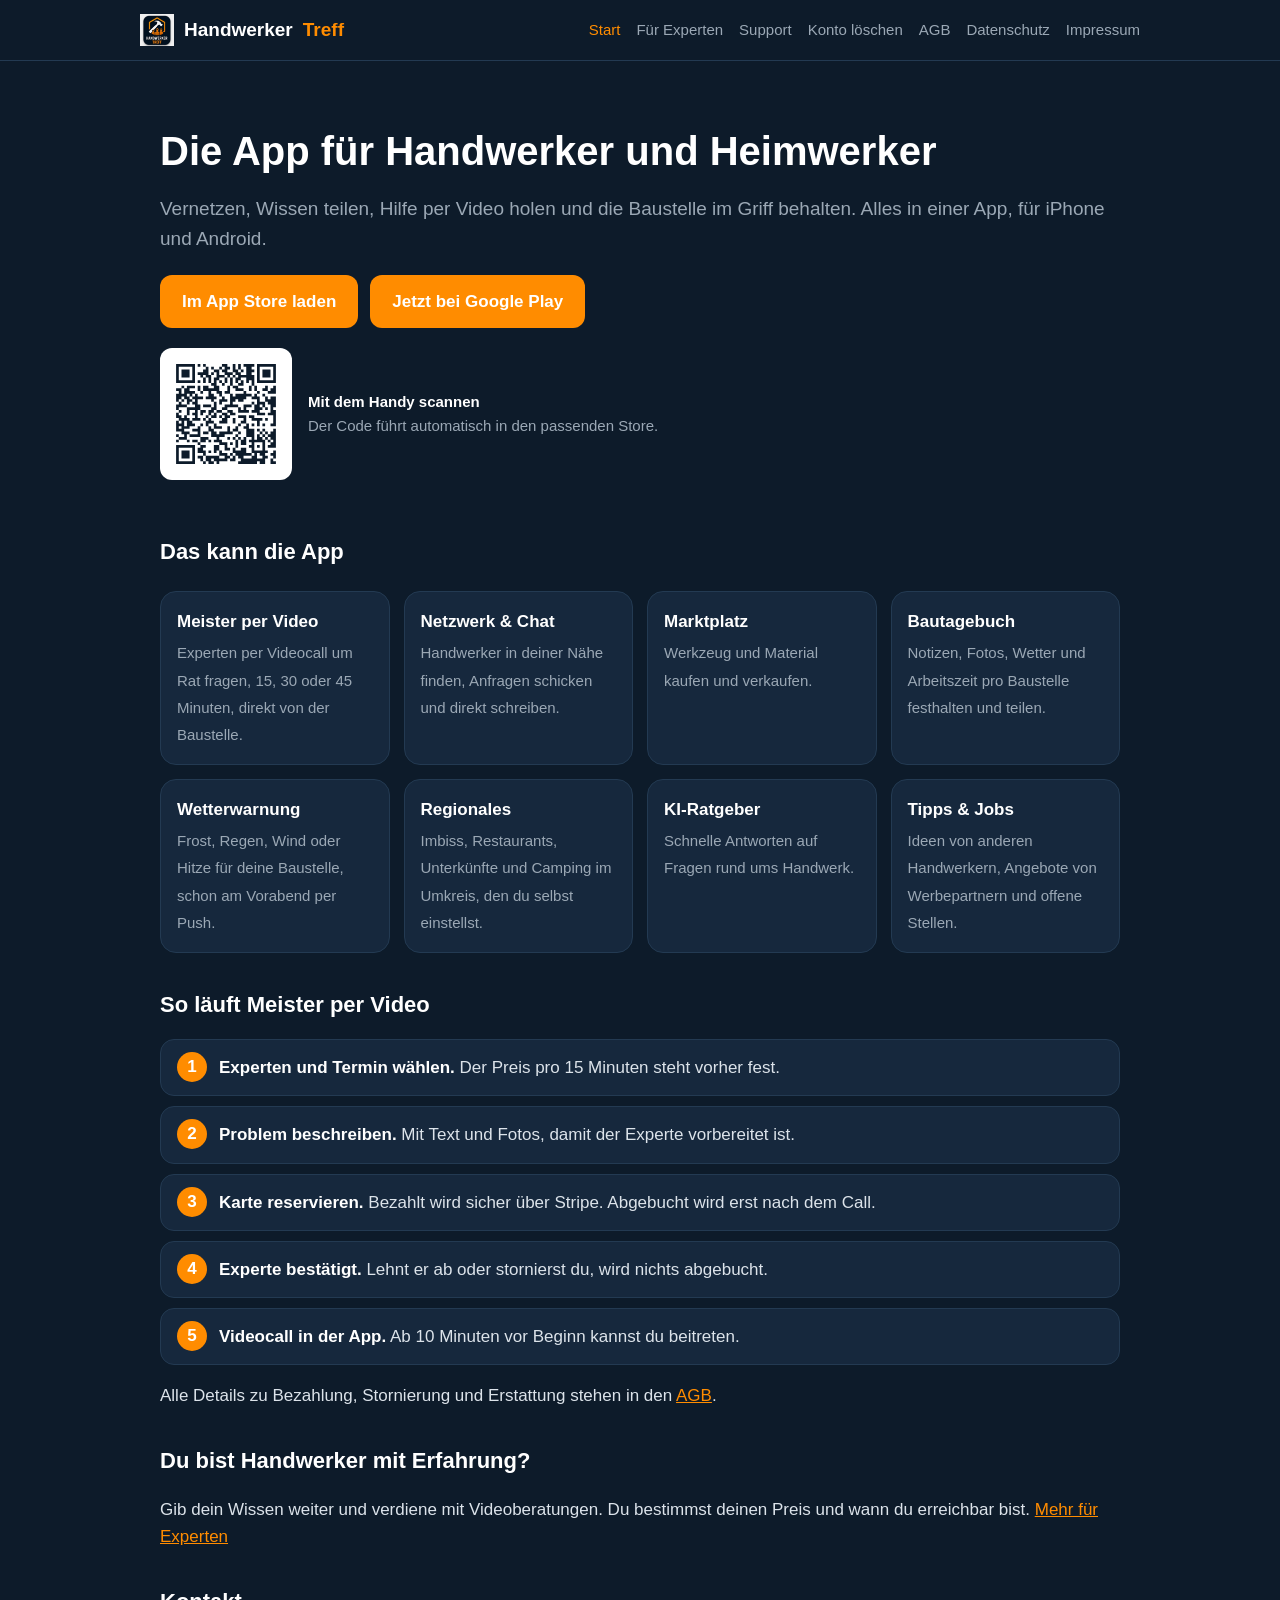
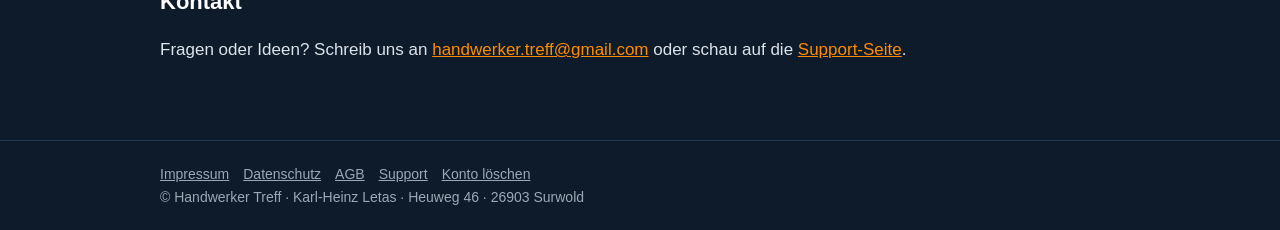
<file: index.html>
<!DOCTYPE html>
<html lang="de"><head><meta charset="utf-8"><meta name="viewport" content="width=device-width, initial-scale=1">
<title>Handwerker Treff – Die App für Handwerker</title><meta name="description" content="Handwerker Treff: Netzwerk, Marktplatz, Beratung per Video, Bautagebuch, Wetterwarnung und Regionales für Handwerker und Heimwerker."><link rel="icon" href="favicon.png"><link rel="stylesheet" href="style.css?v=2"></head>
<body><header class="site"><div class="wrap"><a class="brand" href="index.html"><img src="logo.png" alt="" width="34" height="32"> Handwerker <span>Treff</span></a><nav aria-label="Hauptnavigation"><a href="index.html" aria-current="page">Start</a><a href="experten.html">Für Experten</a><a href="support.html">Support</a><a href="konto-loeschen.html">Konto löschen</a><a href="agb.html">AGB</a><a href="datenschutz.html">Datenschutz</a><a href="impressum.html">Impressum</a></nav></div></header>
<main><div class="wrap">

<div class="hero">
<h1>Die App für Handwerker und Heimwerker</h1>
<p class="lead">Vernetzen, Wissen teilen, Hilfe per Video holen und die Baustelle im Griff behalten. Alles in einer App, für iPhone und Android.</p>
<div class="btns">
<a class="btn" href="https://apps.apple.com/de/app/handwerker-treff/id6821555339">Im App Store laden</a>
<a class="btn" href="https://play.google.com/store/apps/details?id=de.handwerkertreffapp.app">Jetzt bei Google Play</a>
</div>
<div class="qr"><img src="qr-app.svg" alt="QR-Code zum Herunterladen der App" width="132" height="132"><p><b>Mit dem Handy scannen</b><br>Der Code führt automatisch in den passenden Store.</p></div>
</div>

<h2>Das kann die App</h2>
<div class="grid">
<div class="card"><b>Meister per Video</b><span>Experten per Videocall um Rat fragen, 15, 30 oder 45 Minuten, direkt von der Baustelle.</span></div>
<div class="card"><b>Netzwerk &amp; Chat</b><span>Handwerker in deiner Nähe finden, Anfragen schicken und direkt schreiben.</span></div>
<div class="card"><b>Marktplatz</b><span>Werkzeug und Material kaufen und verkaufen.</span></div>
<div class="card"><b>Bautagebuch</b><span>Notizen, Fotos, Wetter und Arbeitszeit pro Baustelle festhalten und teilen.</span></div>
<div class="card"><b>Wetterwarnung</b><span>Frost, Regen, Wind oder Hitze für deine Baustelle, schon am Vorabend per Push.</span></div>
<div class="card"><b>Regionales</b><span>Imbiss, Restaurants, Unterkünfte und Camping im Umkreis, den du selbst einstellst.</span></div>
<div class="card"><b>KI-Ratgeber</b><span>Schnelle Antworten auf Fragen rund ums Handwerk.</span></div>
<div class="card"><b>Tipps &amp; Jobs</b><span>Ideen von anderen Handwerkern, Angebote von Werbepartnern und offene Stellen.</span></div>
</div>

<h2>So läuft Meister per Video</h2>
<ol class="steps">
<li><b>Experten und Termin wählen.</b> Der Preis pro 15 Minuten steht vorher fest.</li>
<li><b>Problem beschreiben.</b> Mit Text und Fotos, damit der Experte vorbereitet ist.</li>
<li><b>Karte reservieren.</b> Bezahlt wird sicher über Stripe. Abgebucht wird erst nach dem Call.</li>
<li><b>Experte bestätigt.</b> Lehnt er ab oder stornierst du, wird nichts abgebucht.</li>
<li><b>Videocall in der App.</b> Ab 10 Minuten vor Beginn kannst du beitreten.</li>
</ol>
<p>Alle Details zu Bezahlung, Stornierung und Erstattung stehen in den <a href="agb.html">AGB</a>.</p>

<h2>Du bist Handwerker mit Erfahrung?</h2>
<p>Gib dein Wissen weiter und verdiene mit Videoberatungen. Du bestimmst deinen Preis und wann du erreichbar bist. <a href="experten.html">Mehr für Experten</a></p>

<h2>Kontakt</h2>
<p>Fragen oder Ideen? Schreib uns an <a href="mailto:handwerker.treff@gmail.com">handwerker.treff@gmail.com</a> oder schau auf die <a href="support.html">Support-Seite</a>.</p>

</div></main>
<footer><div class="wrap"><a href="impressum.html">Impressum</a><a href="datenschutz.html">Datenschutz</a><a href="agb.html">AGB</a><a href="support.html">Support</a><a href="konto-loeschen.html">Konto löschen</a><br>&copy; Handwerker Treff &middot; Karl-Heinz Letas &middot; Heuweg 46 &middot; 26903 Surwold</div></footer></body></html>
</file>
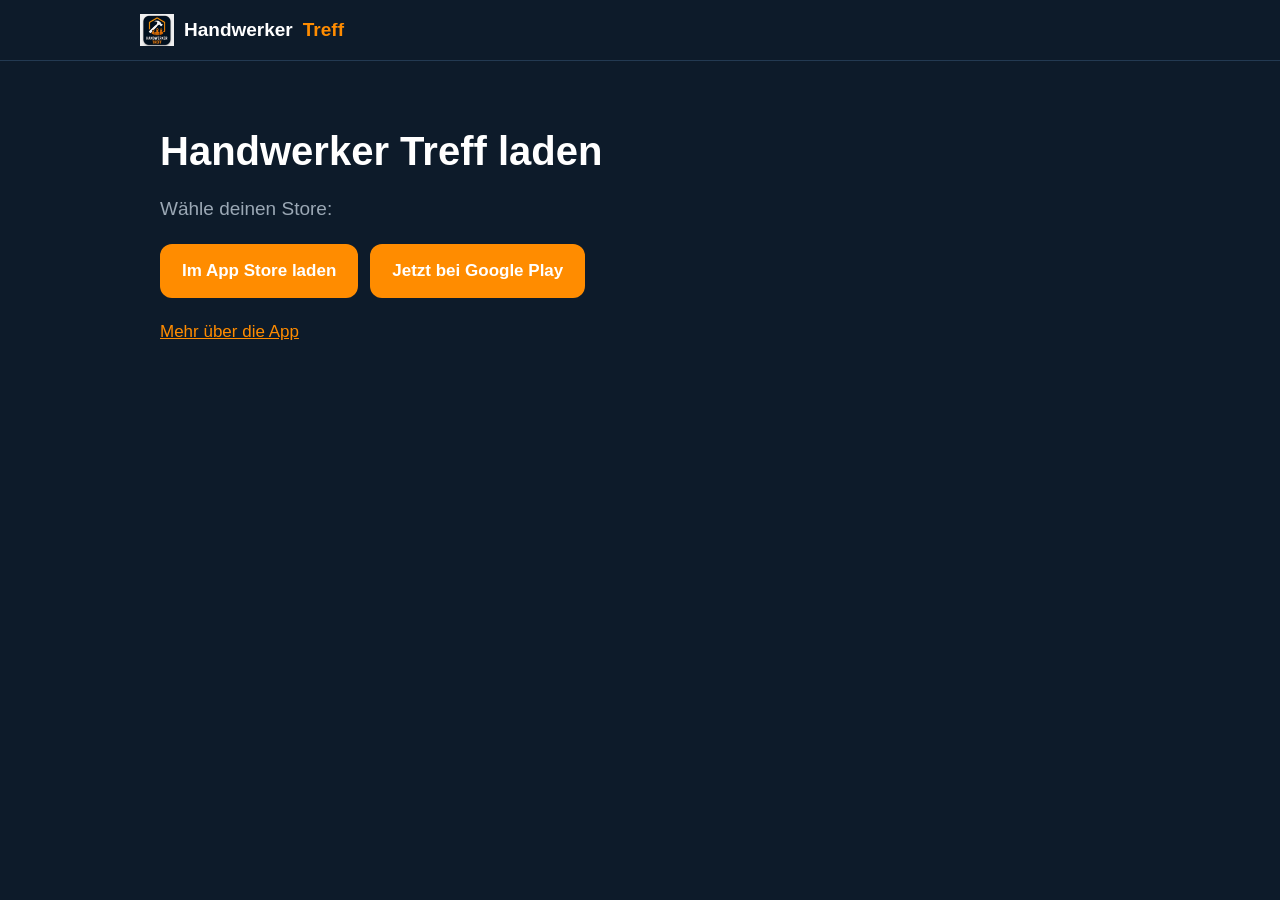
<file: app/index.html>
<!DOCTYPE html>
<html lang="de"><head><meta charset="utf-8"><meta name="viewport" content="width=device-width, initial-scale=1">
<title>Handwerker Treff – App laden</title><meta name="robots" content="noindex"><link rel="icon" href="../favicon.png"><link rel="stylesheet" href="../style.css?v=2">
<script>
// Leitet je nach Handy in den passenden Store weiter (Ziel des QR-Codes).
// APP_STORE: sobald die iOS-App in DE verfügbar ist, Link eintragen, z. B. "https://apps.apple.com/de/app/id1234567890"
var APP_STORE = "https://apps.apple.com/de/app/handwerker-treff/id6821555339";
var PLAY_STORE = "https://play.google.com/store/apps/details?id=de.handwerkertreffapp.app";
var ua = navigator.userAgent || "";
var isIOS = /iPhone|iPad|iPod/i.test(ua) || (navigator.platform === "MacIntel" && navigator.maxTouchPoints > 1);
if (/Android/i.test(ua)) location.replace(PLAY_STORE);
else if (isIOS && APP_STORE) location.replace(APP_STORE);
</script></head>
<body><header class="site"><div class="wrap"><a class="brand" href="../index.html"><img src="../logo.png" alt="" width="34" height="32"> Handwerker <span>Treff</span></a></div></header>
<main><div class="wrap"><div class="hero">
<h1>Handwerker Treff laden</h1>
<p class="lead">Wähle deinen Store:</p>
<div class="btns">
<span class="btn off" id="ios">Bald im App Store</span>
<a class="btn" href="https://play.google.com/store/apps/details?id=de.handwerkertreffapp.app">Jetzt bei Google Play</a>
</div>
<p><a href="../index.html">Mehr über die App</a></p>
</div></div></main>
<script>if (APP_STORE) { var e = document.getElementById("ios"); var a = document.createElement("a"); a.className = "btn"; a.href = APP_STORE; a.textContent = "Im App Store laden"; e.replaceWith(a); }</script>
</body></html>
</file>
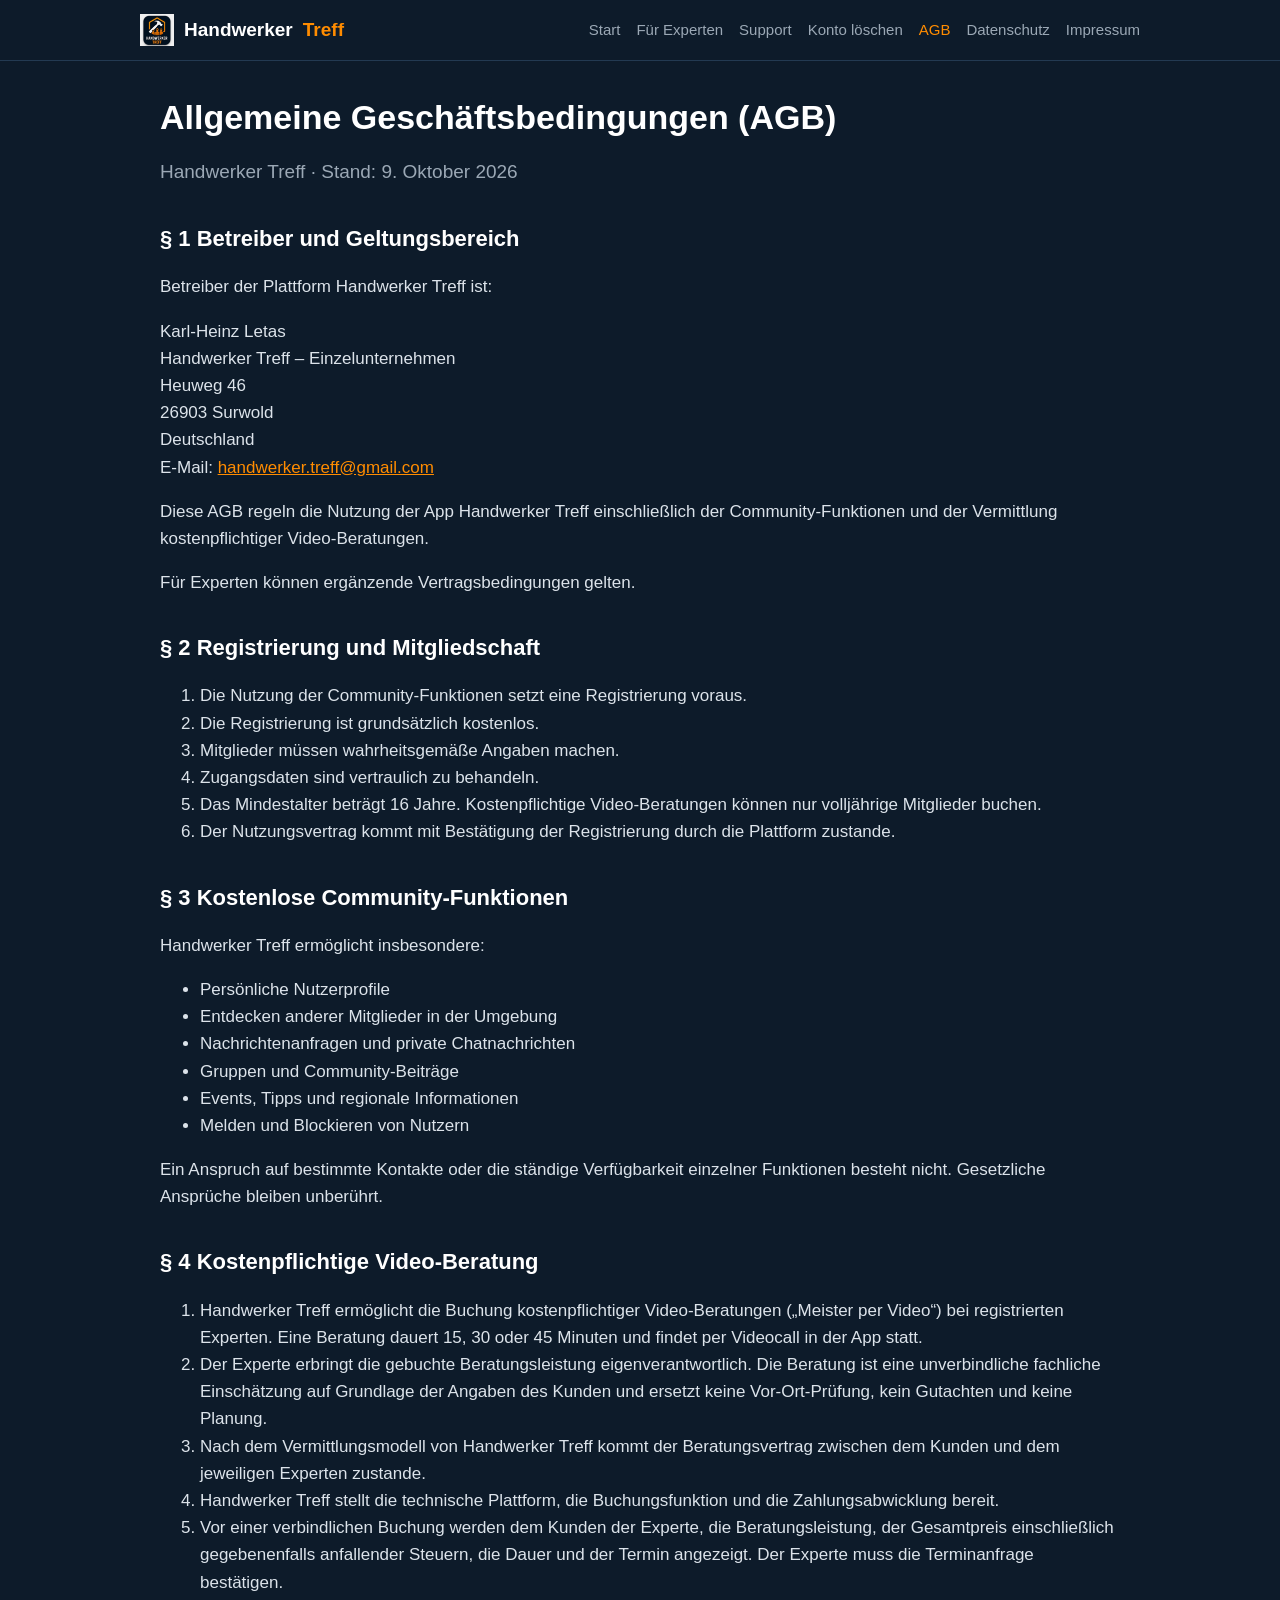
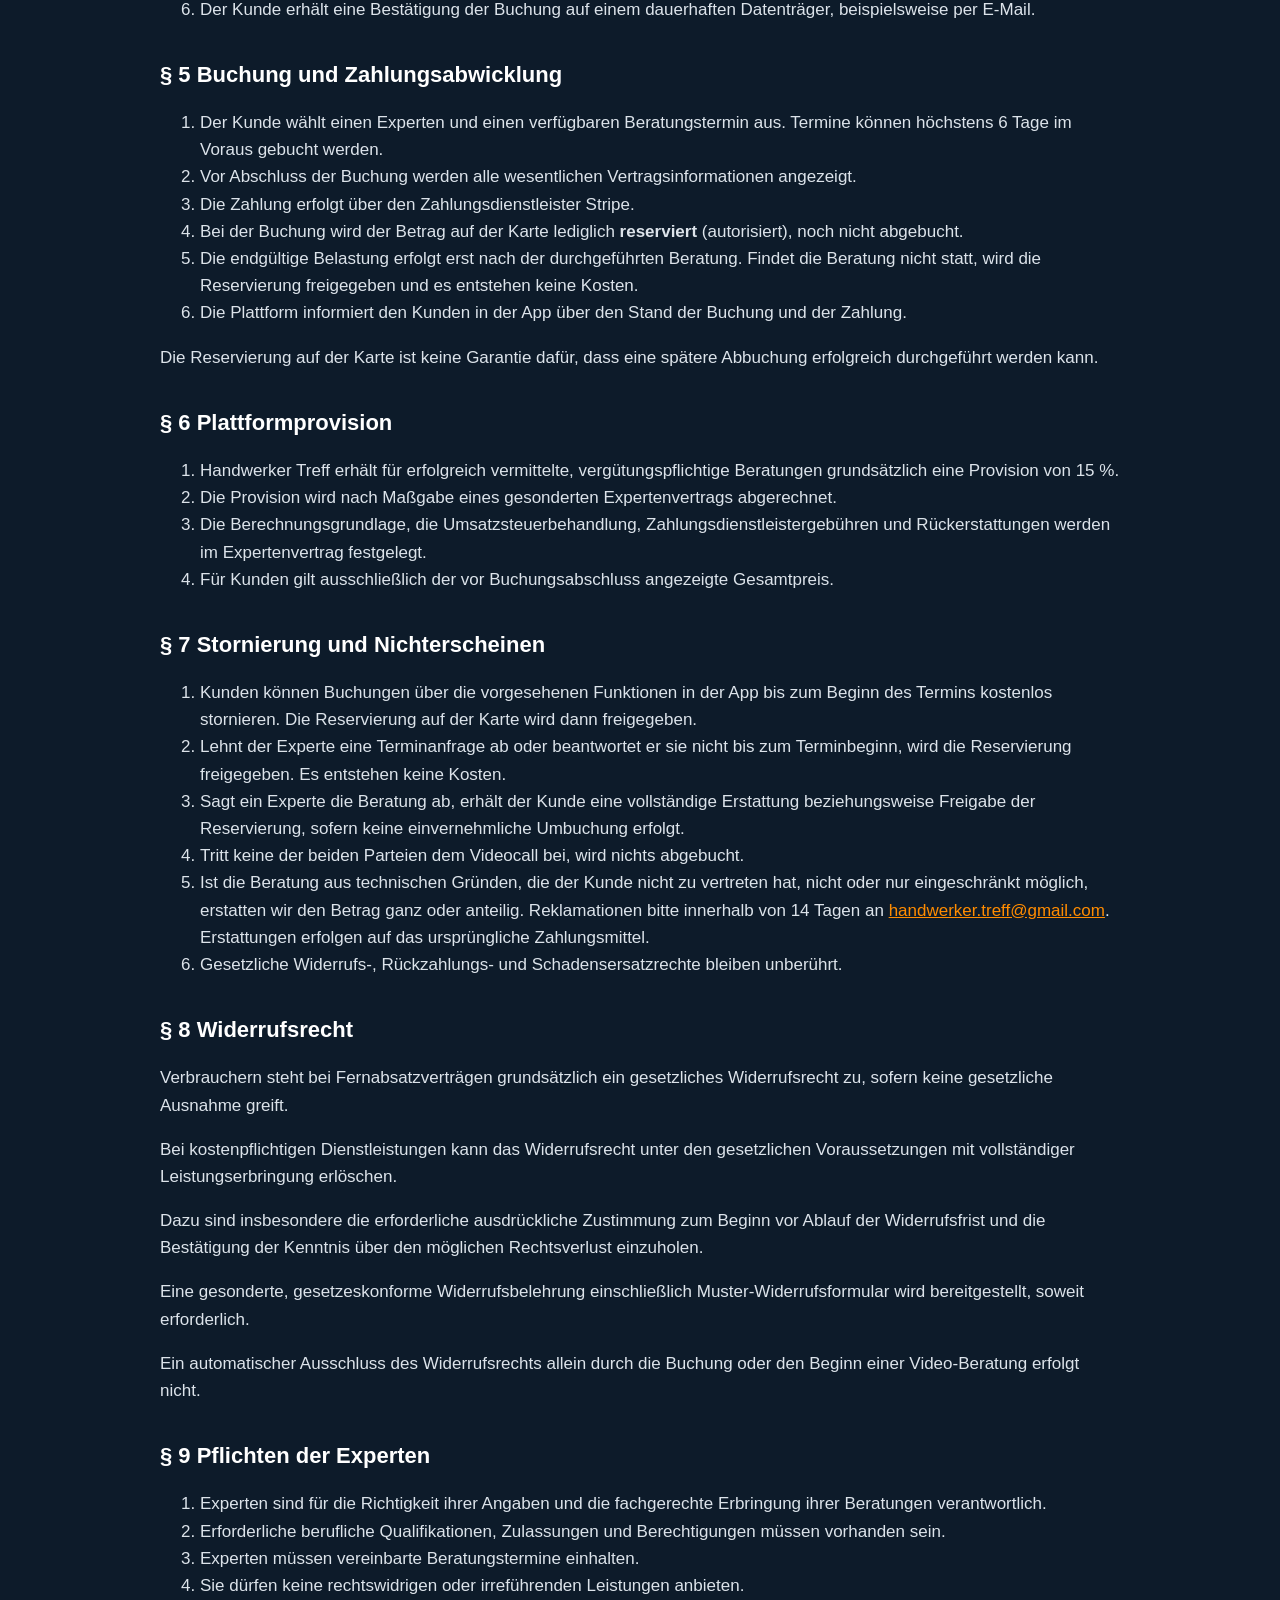
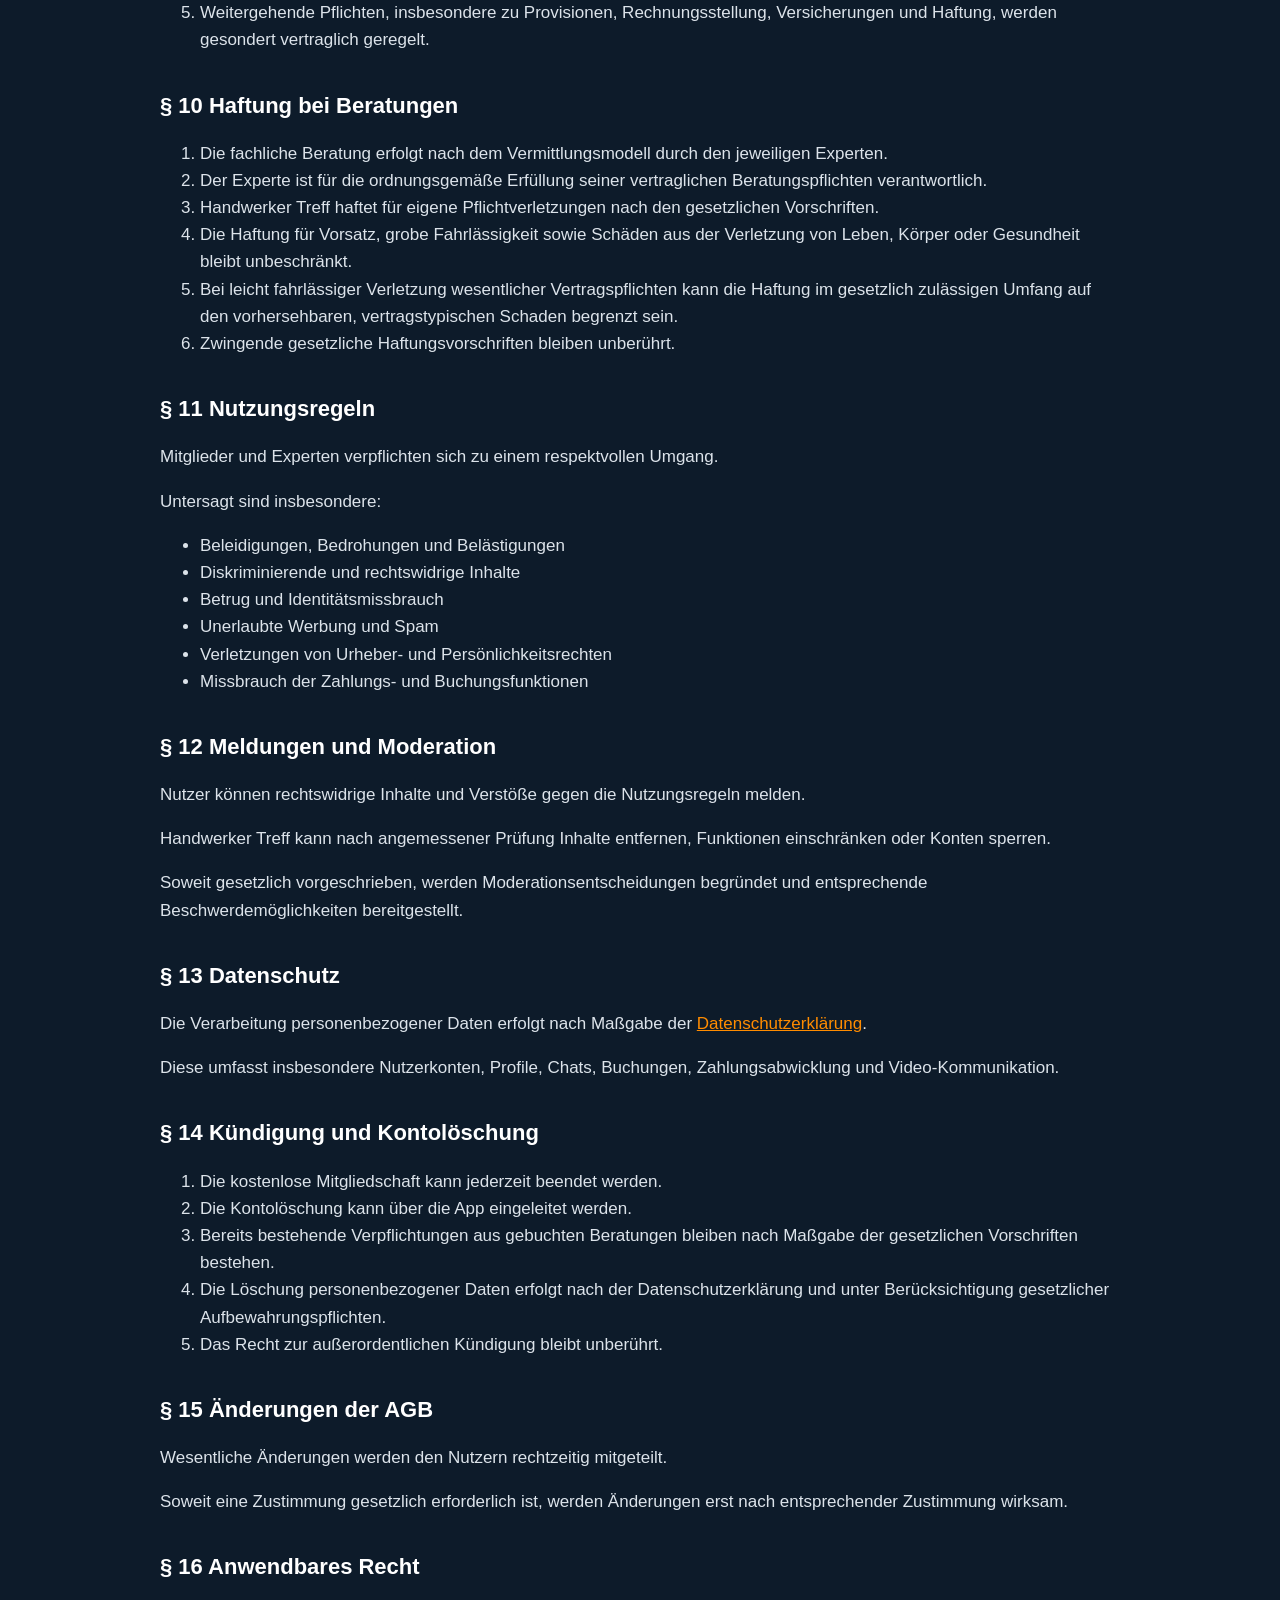
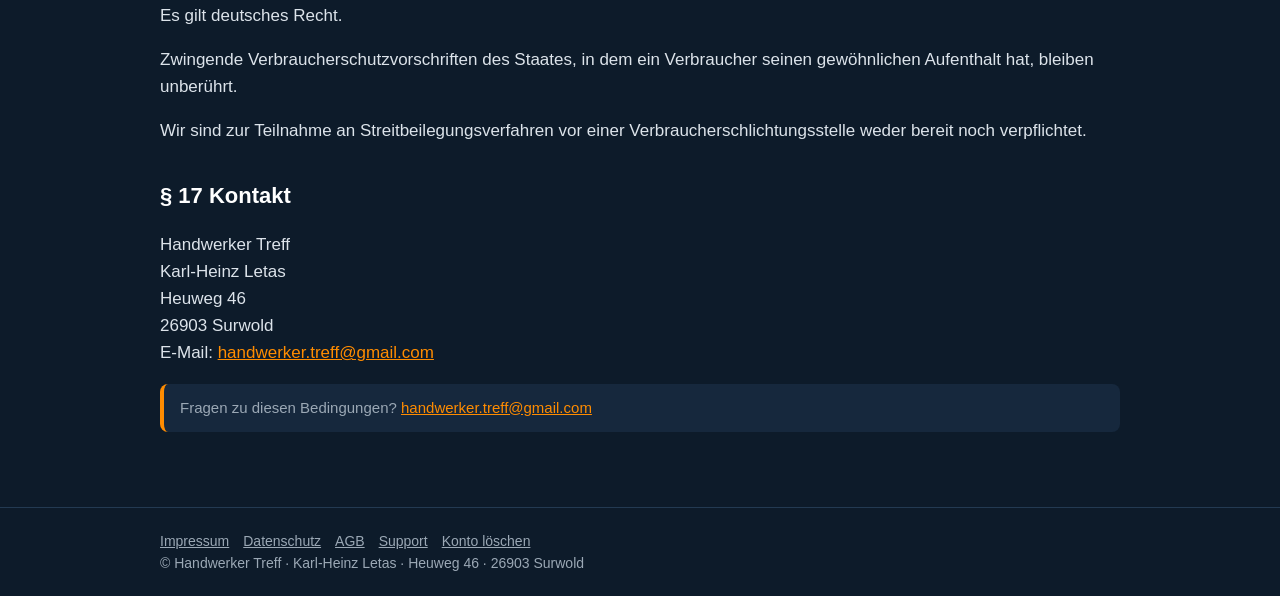
<file: agb.html>
<!DOCTYPE html>
<html lang="de"><head><meta charset="utf-8"><meta name="viewport" content="width=device-width, initial-scale=1">
<title>AGB – Handwerker Treff</title><meta name="description" content="Allgemeine Geschäftsbedingungen von Handwerker Treff: Registrierung, Community, Video-Beratung, Zahlung, Stornierung und Widerruf."><link rel="icon" href="favicon.png"><link rel="stylesheet" href="style.css"></head>
<body><header class="site"><div class="wrap"><a class="brand" href="index.html"><img src="logo.png" alt="" width="34" height="32"> Handwerker <span>Treff</span></a><nav aria-label="Hauptnavigation"><a href="index.html">Start</a><a href="experten.html">Für Experten</a><a href="support.html">Support</a><a href="konto-loeschen.html">Konto löschen</a><a href="agb.html" aria-current="page">AGB</a><a href="datenschutz.html">Datenschutz</a><a href="impressum.html">Impressum</a></nav></div></header>
<main><div class="wrap">

<h1>Allgemeine Geschäftsbedingungen (AGB)</h1>
<p class="lead">Handwerker Treff &middot; Stand: 9. Oktober 2026</p>

<h2>§ 1 Betreiber und Geltungsbereich</h2>
<p>Betreiber der Plattform Handwerker Treff ist:</p>
<p>Karl-Heinz Letas<br>Handwerker Treff &ndash; Einzelunternehmen<br>Heuweg 46<br>26903 Surwold<br>Deutschland<br>E-Mail: <a href="mailto:handwerker.treff@gmail.com">handwerker.treff@gmail.com</a></p>
<p>Diese AGB regeln die Nutzung der App Handwerker Treff einschließlich der Community-Funktionen und der Vermittlung kostenpflichtiger Video-Beratungen.</p>
<p>Für Experten können ergänzende Vertragsbedingungen gelten.</p>

<h2>§ 2 Registrierung und Mitgliedschaft</h2>
<ol>
<li>Die Nutzung der Community-Funktionen setzt eine Registrierung voraus.</li>
<li>Die Registrierung ist grundsätzlich kostenlos.</li>
<li>Mitglieder müssen wahrheitsgemäße Angaben machen.</li>
<li>Zugangsdaten sind vertraulich zu behandeln.</li>
<li>Das Mindestalter beträgt 16 Jahre. Kostenpflichtige Video-Beratungen können nur volljährige Mitglieder buchen.</li>
<li>Der Nutzungsvertrag kommt mit Bestätigung der Registrierung durch die Plattform zustande.</li>
</ol>

<h2>§ 3 Kostenlose Community-Funktionen</h2>
<p>Handwerker Treff ermöglicht insbesondere:</p>
<ul>
<li>Persönliche Nutzerprofile</li>
<li>Entdecken anderer Mitglieder in der Umgebung</li>
<li>Nachrichtenanfragen und private Chatnachrichten</li>
<li>Gruppen und Community-Beiträge</li>
<li>Events, Tipps und regionale Informationen</li>
<li>Melden und Blockieren von Nutzern</li>
</ul>
<p>Ein Anspruch auf bestimmte Kontakte oder die ständige Verfügbarkeit einzelner Funktionen besteht nicht. Gesetzliche Ansprüche bleiben unberührt.</p>

<h2>§ 4 Kostenpflichtige Video-Beratung</h2>
<ol>
<li>Handwerker Treff ermöglicht die Buchung kostenpflichtiger Video-Beratungen („Meister per Video“) bei registrierten Experten. Eine Beratung dauert 15, 30 oder 45 Minuten und findet per Videocall in der App statt.</li>
<li>Der Experte erbringt die gebuchte Beratungsleistung eigenverantwortlich. Die Beratung ist eine unverbindliche fachliche Einschätzung auf Grundlage der Angaben des Kunden und ersetzt keine Vor-Ort-Prüfung, kein Gutachten und keine Planung.</li>
<li>Nach dem Vermittlungsmodell von Handwerker Treff kommt der Beratungsvertrag zwischen dem Kunden und dem jeweiligen Experten zustande.</li>
<li>Handwerker Treff stellt die technische Plattform, die Buchungsfunktion und die Zahlungsabwicklung bereit.</li>
<li>Vor einer verbindlichen Buchung werden dem Kunden der Experte, die Beratungsleistung, der Gesamtpreis einschließlich gegebenenfalls anfallender Steuern, die Dauer und der Termin angezeigt. Der Experte muss die Terminanfrage bestätigen.</li>
<li>Der Kunde erhält eine Bestätigung der Buchung auf einem dauerhaften Datenträger, beispielsweise per E-Mail.</li>
</ol>

<h2>§ 5 Buchung und Zahlungsabwicklung</h2>
<ol>
<li>Der Kunde wählt einen Experten und einen verfügbaren Beratungstermin aus. Termine können höchstens 6 Tage im Voraus gebucht werden.</li>
<li>Vor Abschluss der Buchung werden alle wesentlichen Vertragsinformationen angezeigt.</li>
<li>Die Zahlung erfolgt über den Zahlungsdienstleister Stripe.</li>
<li>Bei der Buchung wird der Betrag auf der Karte lediglich <b>reserviert</b> (autorisiert), noch nicht abgebucht.</li>
<li>Die endgültige Belastung erfolgt erst nach der durchgeführten Beratung. Findet die Beratung nicht statt, wird die Reservierung freigegeben und es entstehen keine Kosten.</li>
<li>Die Plattform informiert den Kunden in der App über den Stand der Buchung und der Zahlung.</li>
</ol>
<p>Die Reservierung auf der Karte ist keine Garantie dafür, dass eine spätere Abbuchung erfolgreich durchgeführt werden kann.</p>

<h2>§ 6 Plattformprovision</h2>
<ol>
<li>Handwerker Treff erhält für erfolgreich vermittelte, vergütungspflichtige Beratungen grundsätzlich eine Provision von 15 %.</li>
<li>Die Provision wird nach Maßgabe eines gesonderten Expertenvertrags abgerechnet.</li>
<li>Die Berechnungsgrundlage, die Umsatzsteuerbehandlung, Zahlungsdienstleistergebühren und Rückerstattungen werden im Expertenvertrag festgelegt.</li>
<li>Für Kunden gilt ausschließlich der vor Buchungsabschluss angezeigte Gesamtpreis.</li>
</ol>

<h2>§ 7 Stornierung und Nichterscheinen</h2>
<ol>
<li>Kunden können Buchungen über die vorgesehenen Funktionen in der App bis zum Beginn des Termins kostenlos stornieren. Die Reservierung auf der Karte wird dann freigegeben.</li>
<li>Lehnt der Experte eine Terminanfrage ab oder beantwortet er sie nicht bis zum Terminbeginn, wird die Reservierung freigegeben. Es entstehen keine Kosten.</li>
<li>Sagt ein Experte die Beratung ab, erhält der Kunde eine vollständige Erstattung beziehungsweise Freigabe der Reservierung, sofern keine einvernehmliche Umbuchung erfolgt.</li>
<li>Tritt keine der beiden Parteien dem Videocall bei, wird nichts abgebucht.</li>
<li>Ist die Beratung aus technischen Gründen, die der Kunde nicht zu vertreten hat, nicht oder nur eingeschränkt möglich, erstatten wir den Betrag ganz oder anteilig. Reklamationen bitte innerhalb von 14 Tagen an <a href="mailto:handwerker.treff@gmail.com">handwerker.treff@gmail.com</a>. Erstattungen erfolgen auf das ursprüngliche Zahlungsmittel.</li>
<li>Gesetzliche Widerrufs-, Rückzahlungs- und Schadensersatzrechte bleiben unberührt.</li>
</ol>

<h2>§ 8 Widerrufsrecht</h2>
<p>Verbrauchern steht bei Fernabsatzverträgen grundsätzlich ein gesetzliches Widerrufsrecht zu, sofern keine gesetzliche Ausnahme greift.</p>
<p>Bei kostenpflichtigen Dienstleistungen kann das Widerrufsrecht unter den gesetzlichen Voraussetzungen mit vollständiger Leistungserbringung erlöschen.</p>
<p>Dazu sind insbesondere die erforderliche ausdrückliche Zustimmung zum Beginn vor Ablauf der Widerrufsfrist und die Bestätigung der Kenntnis über den möglichen Rechtsverlust einzuholen.</p>
<p>Eine gesonderte, gesetzeskonforme Widerrufsbelehrung einschließlich Muster-Widerrufsformular wird bereitgestellt, soweit erforderlich.</p>
<p>Ein automatischer Ausschluss des Widerrufsrechts allein durch die Buchung oder den Beginn einer Video-Beratung erfolgt nicht.</p>

<h2>§ 9 Pflichten der Experten</h2>
<ol>
<li>Experten sind für die Richtigkeit ihrer Angaben und die fachgerechte Erbringung ihrer Beratungen verantwortlich.</li>
<li>Erforderliche berufliche Qualifikationen, Zulassungen und Berechtigungen müssen vorhanden sein.</li>
<li>Experten müssen vereinbarte Beratungstermine einhalten.</li>
<li>Sie dürfen keine rechtswidrigen oder irreführenden Leistungen anbieten.</li>
<li>Weitergehende Pflichten, insbesondere zu Provisionen, Rechnungsstellung, Versicherungen und Haftung, werden gesondert vertraglich geregelt.</li>
</ol>

<h2>§ 10 Haftung bei Beratungen</h2>
<ol>
<li>Die fachliche Beratung erfolgt nach dem Vermittlungsmodell durch den jeweiligen Experten.</li>
<li>Der Experte ist für die ordnungsgemäße Erfüllung seiner vertraglichen Beratungspflichten verantwortlich.</li>
<li>Handwerker Treff haftet für eigene Pflichtverletzungen nach den gesetzlichen Vorschriften.</li>
<li>Die Haftung für Vorsatz, grobe Fahrlässigkeit sowie Schäden aus der Verletzung von Leben, Körper oder Gesundheit bleibt unbeschränkt.</li>
<li>Bei leicht fahrlässiger Verletzung wesentlicher Vertragspflichten kann die Haftung im gesetzlich zulässigen Umfang auf den vorhersehbaren, vertragstypischen Schaden begrenzt sein.</li>
<li>Zwingende gesetzliche Haftungsvorschriften bleiben unberührt.</li>
</ol>

<h2>§ 11 Nutzungsregeln</h2>
<p>Mitglieder und Experten verpflichten sich zu einem respektvollen Umgang.</p>
<p>Untersagt sind insbesondere:</p>
<ul>
<li>Beleidigungen, Bedrohungen und Belästigungen</li>
<li>Diskriminierende und rechtswidrige Inhalte</li>
<li>Betrug und Identitätsmissbrauch</li>
<li>Unerlaubte Werbung und Spam</li>
<li>Verletzungen von Urheber- und Persönlichkeitsrechten</li>
<li>Missbrauch der Zahlungs- und Buchungsfunktionen</li>
</ul>

<h2>§ 12 Meldungen und Moderation</h2>
<p>Nutzer können rechtswidrige Inhalte und Verstöße gegen die Nutzungsregeln melden.</p>
<p>Handwerker Treff kann nach angemessener Prüfung Inhalte entfernen, Funktionen einschränken oder Konten sperren.</p>
<p>Soweit gesetzlich vorgeschrieben, werden Moderationsentscheidungen begründet und entsprechende Beschwerdemöglichkeiten bereitgestellt.</p>

<h2>§ 13 Datenschutz</h2>
<p>Die Verarbeitung personenbezogener Daten erfolgt nach Maßgabe der <a href="datenschutz.html">Datenschutzerklärung</a>.</p>
<p>Diese umfasst insbesondere Nutzerkonten, Profile, Chats, Buchungen, Zahlungsabwicklung und Video-Kommunikation.</p>

<h2>§ 14 Kündigung und Kontolöschung</h2>
<ol>
<li>Die kostenlose Mitgliedschaft kann jederzeit beendet werden.</li>
<li>Die Kontolöschung kann über die App eingeleitet werden.</li>
<li>Bereits bestehende Verpflichtungen aus gebuchten Beratungen bleiben nach Maßgabe der gesetzlichen Vorschriften bestehen.</li>
<li>Die Löschung personenbezogener Daten erfolgt nach der Datenschutzerklärung und unter Berücksichtigung gesetzlicher Aufbewahrungspflichten.</li>
<li>Das Recht zur außerordentlichen Kündigung bleibt unberührt.</li>
</ol>

<h2>§ 15 Änderungen der AGB</h2>
<p>Wesentliche Änderungen werden den Nutzern rechtzeitig mitgeteilt.</p>
<p>Soweit eine Zustimmung gesetzlich erforderlich ist, werden Änderungen erst nach entsprechender Zustimmung wirksam.</p>

<h2>§ 16 Anwendbares Recht</h2>
<p>Es gilt deutsches Recht.</p>
<p>Zwingende Verbraucherschutzvorschriften des Staates, in dem ein Verbraucher seinen gewöhnlichen Aufenthalt hat, bleiben unberührt.</p>
<p>Wir sind zur Teilnahme an Streitbeilegungsverfahren vor einer Verbraucherschlichtungsstelle weder bereit noch verpflichtet.</p>

<h2>§ 17 Kontakt</h2>
<p>Handwerker Treff<br>Karl-Heinz Letas<br>Heuweg 46<br>26903 Surwold<br>E-Mail: <a href="mailto:handwerker.treff@gmail.com">handwerker.treff@gmail.com</a></p>
<p class="note">Fragen zu diesen Bedingungen? <a href="mailto:handwerker.treff@gmail.com">handwerker.treff@gmail.com</a></p>

</div></main>
<footer><div class="wrap"><a href="impressum.html">Impressum</a><a href="datenschutz.html">Datenschutz</a><a href="agb.html">AGB</a><a href="support.html">Support</a><a href="konto-loeschen.html">Konto löschen</a><br>&copy; Handwerker Treff &middot; Karl-Heinz Letas &middot; Heuweg 46 &middot; 26903 Surwold</div></footer></body></html>
</file>
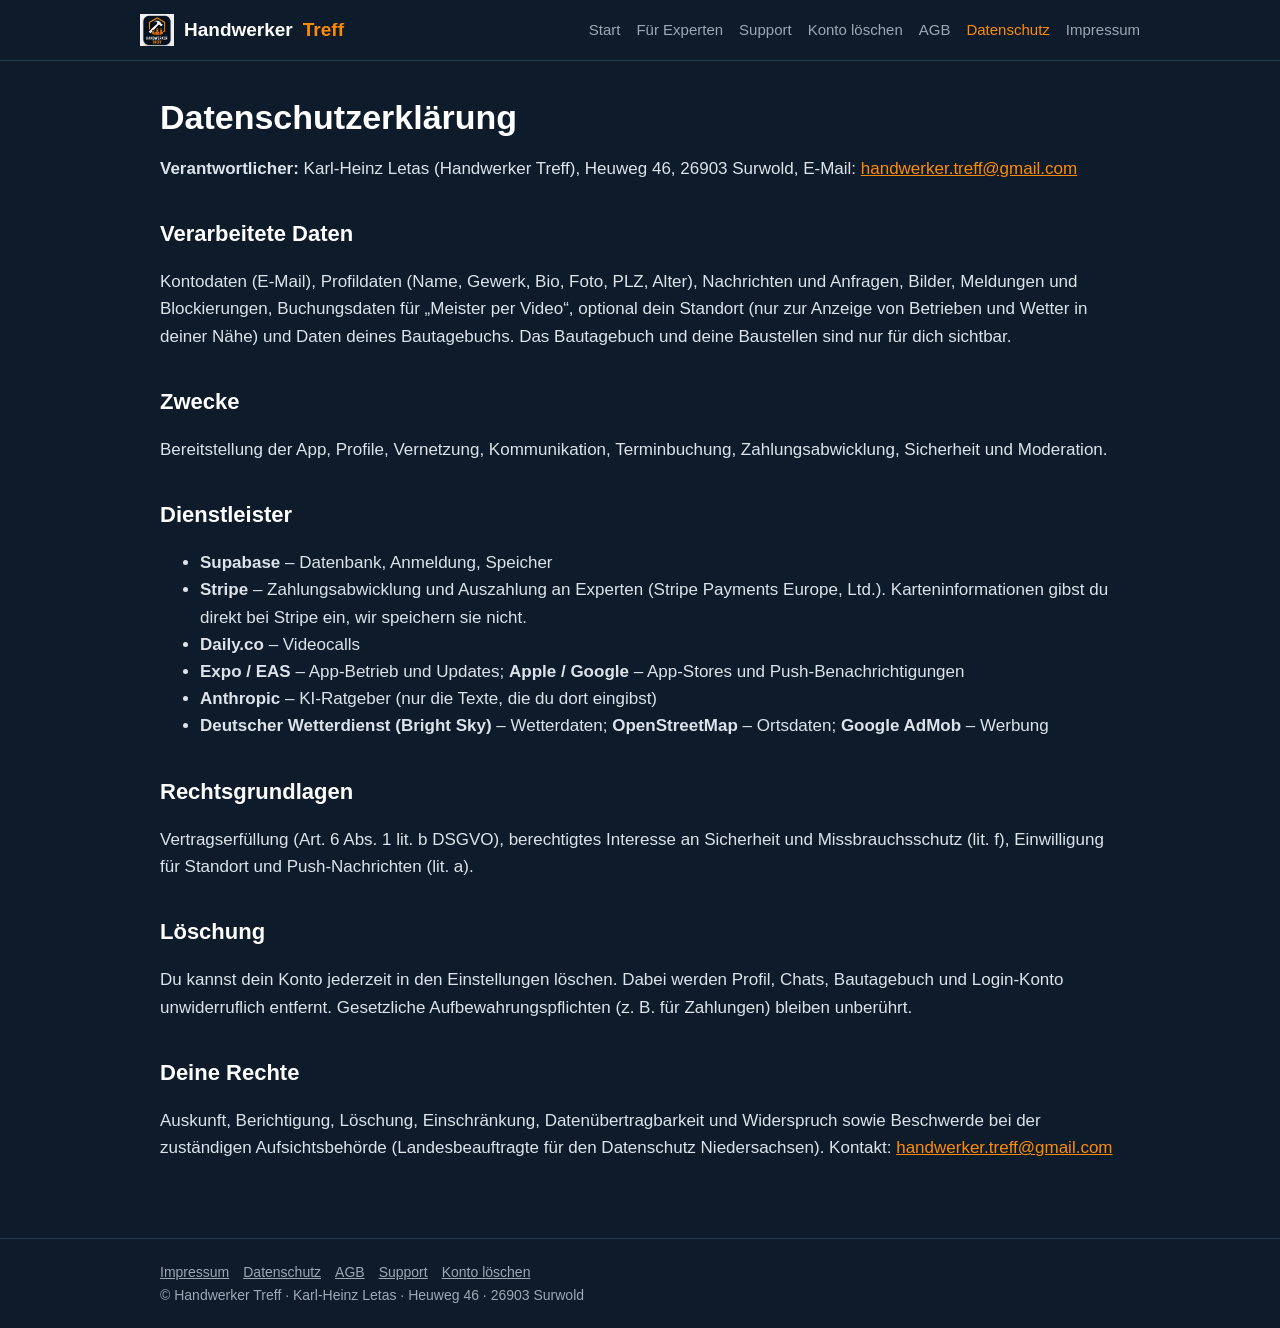
<file: datenschutz.html>
<!DOCTYPE html>
<html lang="de"><head><meta charset="utf-8"><meta name="viewport" content="width=device-width, initial-scale=1">
<title>Datenschutz – Handwerker Treff</title><meta name="description" content="Datenschutzerklärung"><link rel="icon" href="favicon.png"><link rel="stylesheet" href="style.css"></head>
<body><header class="site"><div class="wrap"><a class="brand" href="index.html"><img src="logo.png" alt="" width="34" height="32"> Handwerker <span>Treff</span></a><nav aria-label="Hauptnavigation"><a href="index.html">Start</a><a href="experten.html">Für Experten</a><a href="support.html">Support</a><a href="konto-loeschen.html">Konto löschen</a><a href="agb.html">AGB</a><a href="datenschutz.html" aria-current="page">Datenschutz</a><a href="impressum.html">Impressum</a></nav></div></header>
<main><div class="wrap">

<h1>Datenschutzerklärung</h1>
<p><b>Verantwortlicher:</b> Karl-Heinz Letas (Handwerker Treff), Heuweg 46, 26903 Surwold, E-Mail: <a href="mailto:handwerker.treff@gmail.com">handwerker.treff@gmail.com</a></p>
<h2>Verarbeitete Daten</h2>
<p>Kontodaten (E-Mail), Profildaten (Name, Gewerk, Bio, Foto, PLZ, Alter), Nachrichten und Anfragen, Bilder, Meldungen und Blockierungen, Buchungsdaten für „Meister per Video“, optional dein Standort (nur zur Anzeige von Betrieben und Wetter in deiner Nähe) und Daten deines Bautagebuchs. Das Bautagebuch und deine Baustellen sind nur für dich sichtbar.</p>
<h2>Zwecke</h2><p>Bereitstellung der App, Profile, Vernetzung, Kommunikation, Terminbuchung, Zahlungsabwicklung, Sicherheit und Moderation.</p>
<h2>Dienstleister</h2>
<ul>
<li><b>Supabase</b> &ndash; Datenbank, Anmeldung, Speicher</li>
<li><b>Stripe</b> &ndash; Zahlungsabwicklung und Auszahlung an Experten (Stripe Payments Europe, Ltd.). Karteninformationen gibst du direkt bei Stripe ein, wir speichern sie nicht.</li>
<li><b>Daily.co</b> &ndash; Videocalls</li>
<li><b>Expo / EAS</b> &ndash; App-Betrieb und Updates; <b>Apple / Google</b> &ndash; App-Stores und Push-Benachrichtigungen</li>
<li><b>Anthropic</b> &ndash; KI-Ratgeber (nur die Texte, die du dort eingibst)</li>
<li><b>Deutscher Wetterdienst (Bright Sky)</b> &ndash; Wetterdaten; <b>OpenStreetMap</b> &ndash; Ortsdaten; <b>Google AdMob</b> &ndash; Werbung</li>
</ul>
<h2>Rechtsgrundlagen</h2><p>Vertragserfüllung (Art. 6 Abs. 1 lit. b DSGVO), berechtigtes Interesse an Sicherheit und Missbrauchsschutz (lit. f), Einwilligung für Standort und Push-Nachrichten (lit. a).</p>
<h2>Löschung</h2><p>Du kannst dein Konto jederzeit in den Einstellungen löschen. Dabei werden Profil, Chats, Bautagebuch und Login-Konto unwiderruflich entfernt. Gesetzliche Aufbewahrungspflichten (z. B. für Zahlungen) bleiben unberührt.</p>
<h2>Deine Rechte</h2><p>Auskunft, Berichtigung, Löschung, Einschränkung, Datenübertragbarkeit und Widerspruch sowie Beschwerde bei der zuständigen Aufsichtsbehörde (Landesbeauftragte für den Datenschutz Niedersachsen). Kontakt: <a href="mailto:handwerker.treff@gmail.com">handwerker.treff@gmail.com</a></p>

</div></main>
<footer><div class="wrap"><a href="impressum.html">Impressum</a><a href="datenschutz.html">Datenschutz</a><a href="agb.html">AGB</a><a href="support.html">Support</a><a href="konto-loeschen.html">Konto löschen</a><br>&copy; Handwerker Treff &middot; Karl-Heinz Letas &middot; Heuweg 46 &middot; 26903 Surwold</div></footer></body></html>
</file>
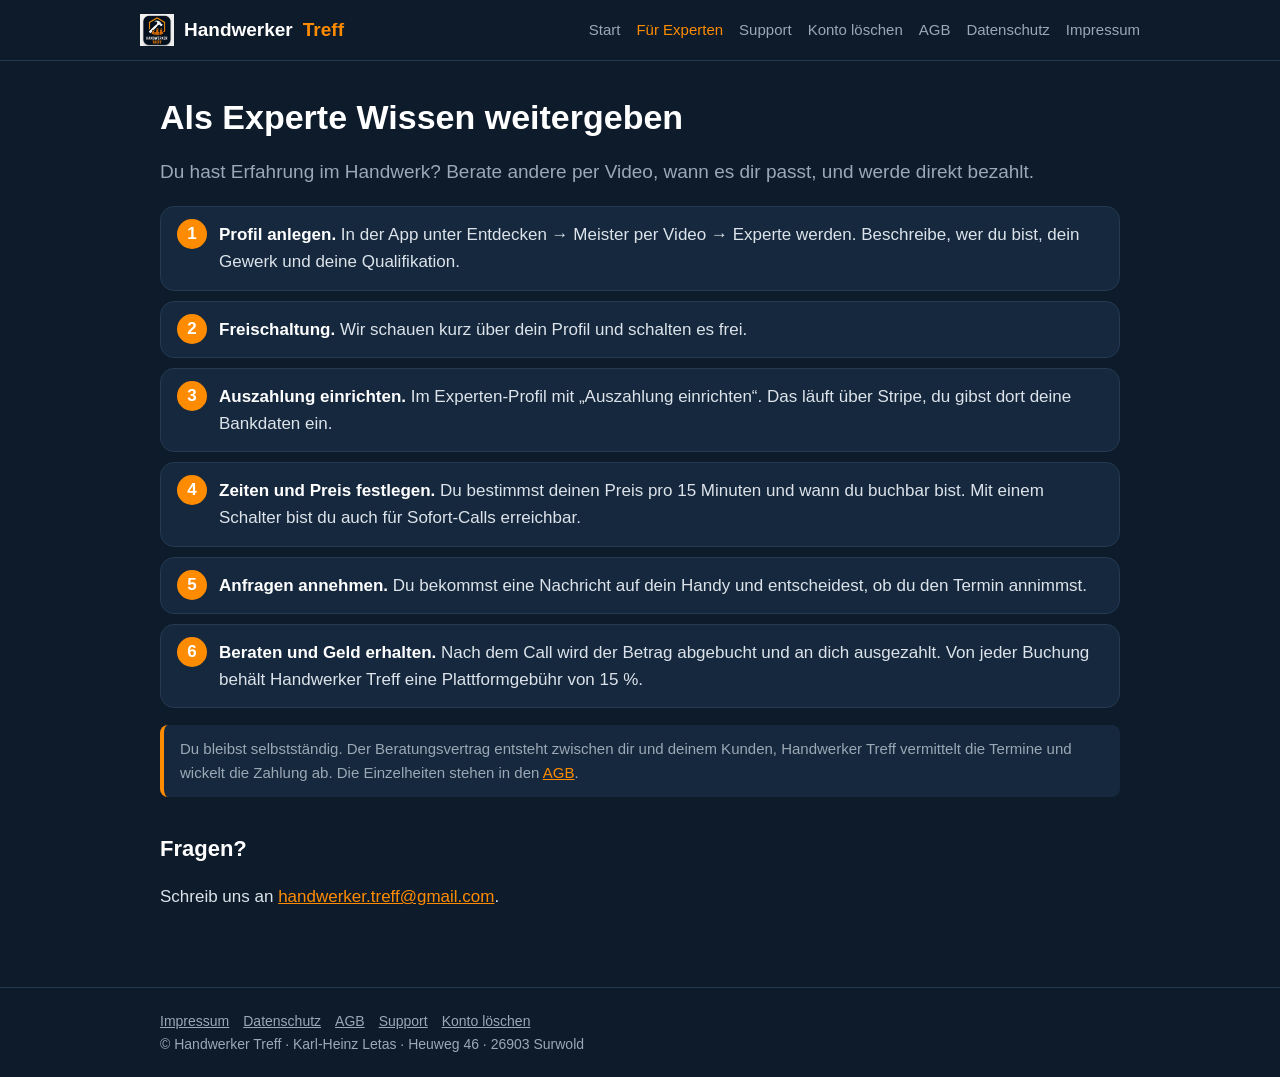
<file: experten.html>
<!DOCTYPE html>
<html lang="de"><head><meta charset="utf-8"><meta name="viewport" content="width=device-width, initial-scale=1">
<title>Für Experten – Handwerker Treff</title><meta name="description" content="Als Experte bei Handwerker Treff Videoberatungen anbieten und Geld verdienen."><link rel="icon" href="favicon.png"><link rel="stylesheet" href="style.css"></head>
<body><header class="site"><div class="wrap"><a class="brand" href="index.html"><img src="logo.png" alt="" width="34" height="32"> Handwerker <span>Treff</span></a><nav aria-label="Hauptnavigation"><a href="index.html">Start</a><a href="experten.html" aria-current="page">Für Experten</a><a href="support.html">Support</a><a href="konto-loeschen.html">Konto löschen</a><a href="agb.html">AGB</a><a href="datenschutz.html">Datenschutz</a><a href="impressum.html">Impressum</a></nav></div></header>
<main><div class="wrap">

<h1>Als Experte Wissen weitergeben</h1>
<p class="lead">Du hast Erfahrung im Handwerk? Berate andere per Video, wann es dir passt, und werde direkt bezahlt.</p>
<ol class="steps">
<li><b>Profil anlegen.</b> In der App unter Entdecken &rarr; Meister per Video &rarr; Experte werden. Beschreibe, wer du bist, dein Gewerk und deine Qualifikation.</li>
<li><b>Freischaltung.</b> Wir schauen kurz über dein Profil und schalten es frei.</li>
<li><b>Auszahlung einrichten.</b> Im Experten-Profil mit „Auszahlung einrichten“. Das läuft über Stripe, du gibst dort deine Bankdaten ein.</li>
<li><b>Zeiten und Preis festlegen.</b> Du bestimmst deinen Preis pro 15 Minuten und wann du buchbar bist. Mit einem Schalter bist du auch für Sofort-Calls erreichbar.</li>
<li><b>Anfragen annehmen.</b> Du bekommst eine Nachricht auf dein Handy und entscheidest, ob du den Termin annimmst.</li>
<li><b>Beraten und Geld erhalten.</b> Nach dem Call wird der Betrag abgebucht und an dich ausgezahlt. Von jeder Buchung behält Handwerker Treff eine Plattformgebühr von 15 %.</li>
</ol>
<p class="note">Du bleibst selbstständig. Der Beratungsvertrag entsteht zwischen dir und deinem Kunden, Handwerker Treff vermittelt die Termine und wickelt die Zahlung ab. Die Einzelheiten stehen in den <a href="agb.html">AGB</a>.</p>
<h2>Fragen?</h2>
<p>Schreib uns an <a href="mailto:handwerker.treff@gmail.com">handwerker.treff@gmail.com</a>.</p>

</div></main>
<footer><div class="wrap"><a href="impressum.html">Impressum</a><a href="datenschutz.html">Datenschutz</a><a href="agb.html">AGB</a><a href="support.html">Support</a><a href="konto-loeschen.html">Konto löschen</a><br>&copy; Handwerker Treff &middot; Karl-Heinz Letas &middot; Heuweg 46 &middot; 26903 Surwold</div></footer></body></html>
</file>
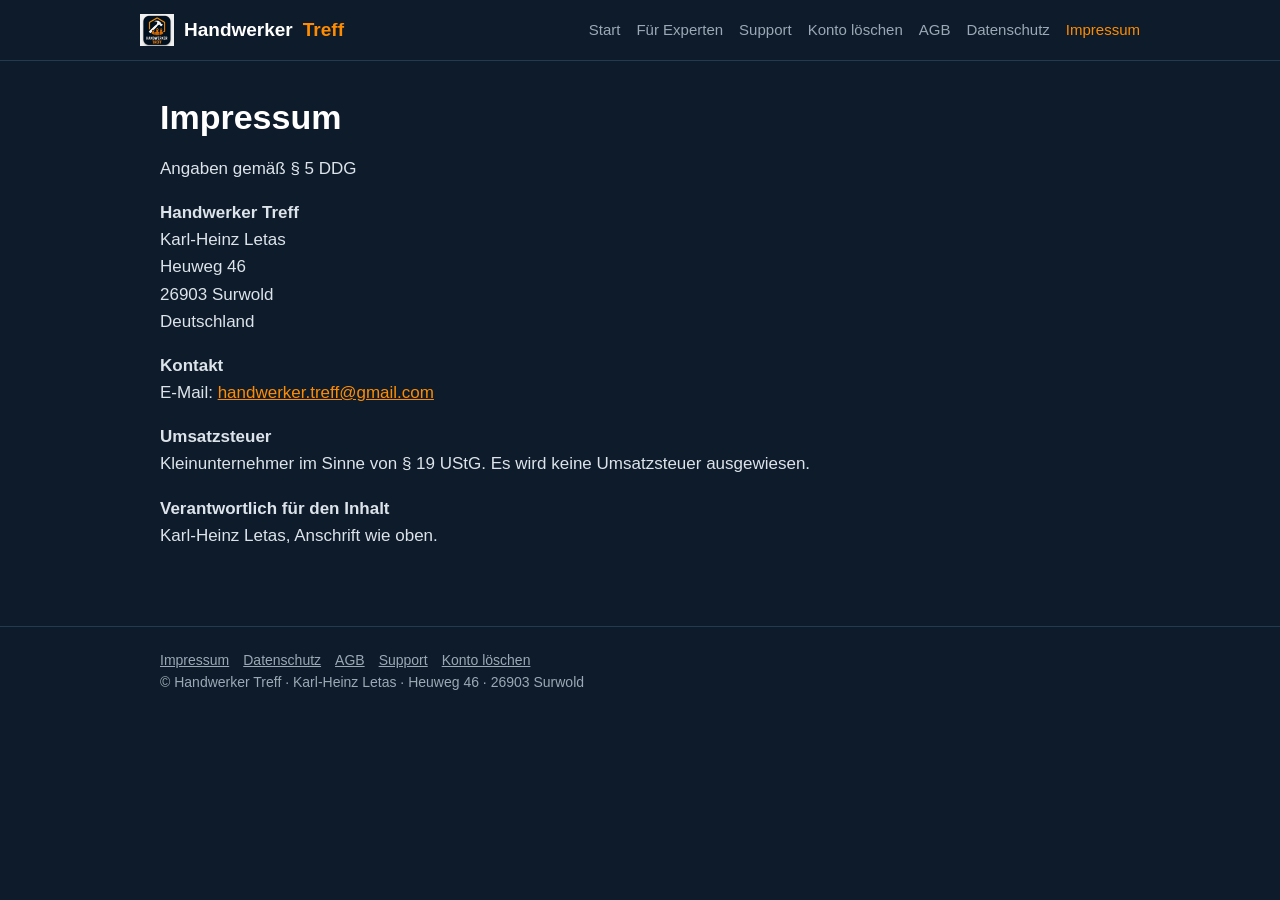
<file: impressum.html>
<!DOCTYPE html>
<html lang="de"><head><meta charset="utf-8"><meta name="viewport" content="width=device-width, initial-scale=1">
<title>Impressum – Handwerker Treff</title><meta name="description" content="Impressum"><link rel="icon" href="favicon.png"><link rel="stylesheet" href="style.css"></head>
<body><header class="site"><div class="wrap"><a class="brand" href="index.html"><img src="logo.png" alt="" width="34" height="32"> Handwerker <span>Treff</span></a><nav aria-label="Hauptnavigation"><a href="index.html">Start</a><a href="experten.html">Für Experten</a><a href="support.html">Support</a><a href="konto-loeschen.html">Konto löschen</a><a href="agb.html">AGB</a><a href="datenschutz.html">Datenschutz</a><a href="impressum.html" aria-current="page">Impressum</a></nav></div></header>
<main><div class="wrap">

<h1>Impressum</h1>
<p>Angaben gemäß § 5 DDG</p>
<p><b>Handwerker Treff</b><br>Karl-Heinz Letas<br>Heuweg 46<br>26903 Surwold<br>Deutschland</p>
<p><b>Kontakt</b><br>E-Mail: <a href="mailto:handwerker.treff@gmail.com">handwerker.treff@gmail.com</a></p>
<p><b>Umsatzsteuer</b><br>Kleinunternehmer im Sinne von § 19 UStG. Es wird keine Umsatzsteuer ausgewiesen.</p>
<p><b>Verantwortlich für den Inhalt</b><br>Karl-Heinz Letas, Anschrift wie oben.</p>

</div></main>
<footer><div class="wrap"><a href="impressum.html">Impressum</a><a href="datenschutz.html">Datenschutz</a><a href="agb.html">AGB</a><a href="support.html">Support</a><a href="konto-loeschen.html">Konto löschen</a><br>&copy; Handwerker Treff &middot; Karl-Heinz Letas &middot; Heuweg 46 &middot; 26903 Surwold</div></footer></body></html>
</file>
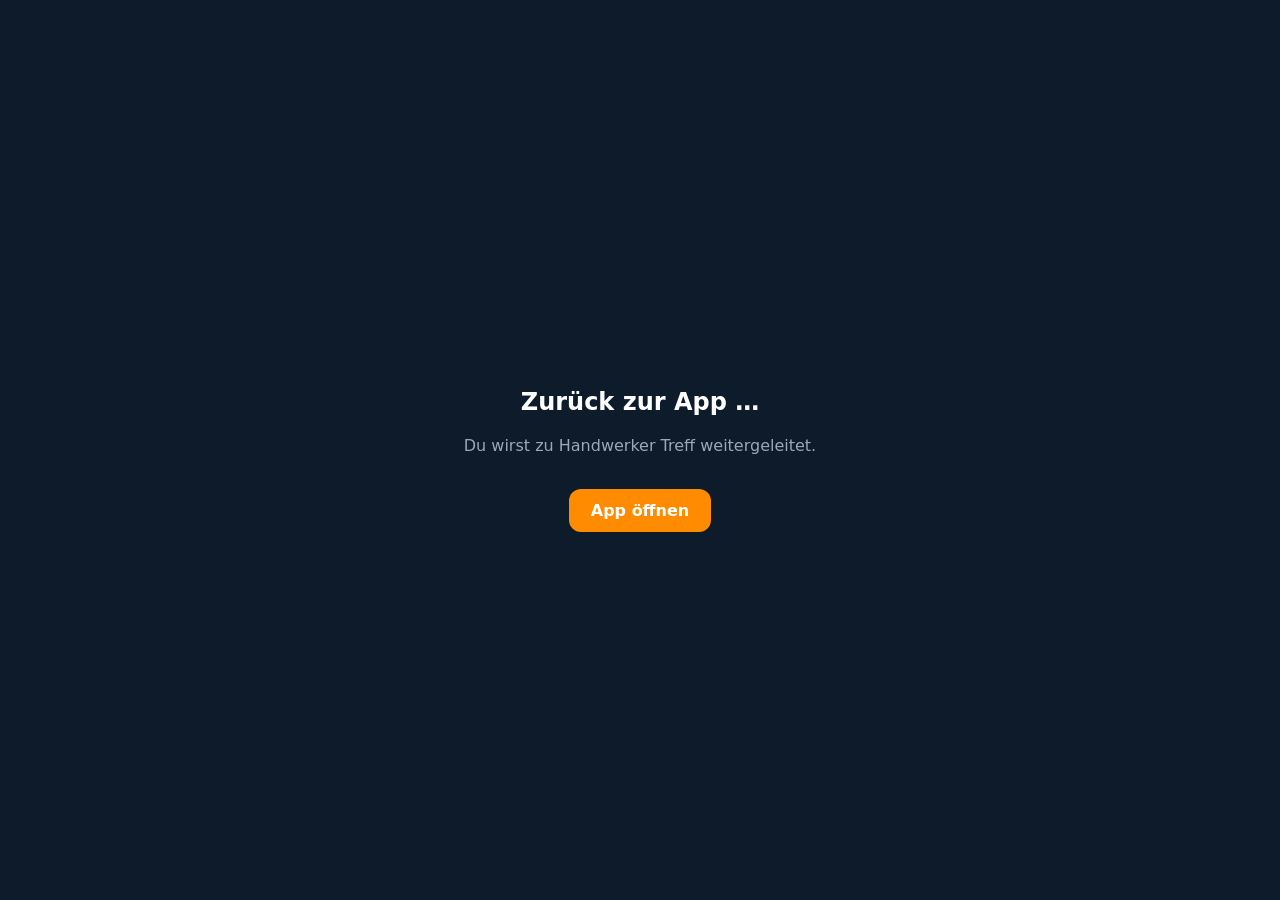
<file: stripe-return.html>
<!doctype html>
<html lang="de">
<head>
<meta charset="utf-8">
<meta name="viewport" content="width=device-width, initial-scale=1">
<meta name="robots" content="noindex">
<title>Zurück zu Handwerker Treff</title>
<style>
  body { font-family: -apple-system, system-ui, sans-serif; background: #0D1B2A; color: #fff; display: flex; min-height: 100vh; align-items: center; justify-content: center; margin: 0; text-align: center; }
  .box { padding: 24px; max-width: 360px; }
  a { display: inline-block; margin-top: 18px; background: #FF8C00; color: #fff; text-decoration: none; padding: 12px 22px; border-radius: 12px; font-weight: 700; }
  p { color: #9BA8B5; }
</style>
</head>
<body>
<div class="box">
  <h2 id="title">Zurück zur App …</h2>
  <p id="text">Du wirst zu Handwerker Treff weitergeleitet.</p>
  <a id="link" href="handwerkertrefftest://stripe-onboarding">App öffnen</a>
</div>
<script>
  var s = new URLSearchParams(location.search).get('s') || 'done';
  var target = 'handwerkertrefftest://stripe-onboarding?status=' + encodeURIComponent(s);
  document.getElementById('link').href = target;
  if (s === 'refresh') {
    document.getElementById('title').textContent = 'Einrichtung unterbrochen';
    document.getElementById('text').textContent = 'Öffne die App und starte die Einrichtung erneut.';
  }
  setTimeout(function () { location.href = target; }, 300);
</script>
</body>
</html>
</file>
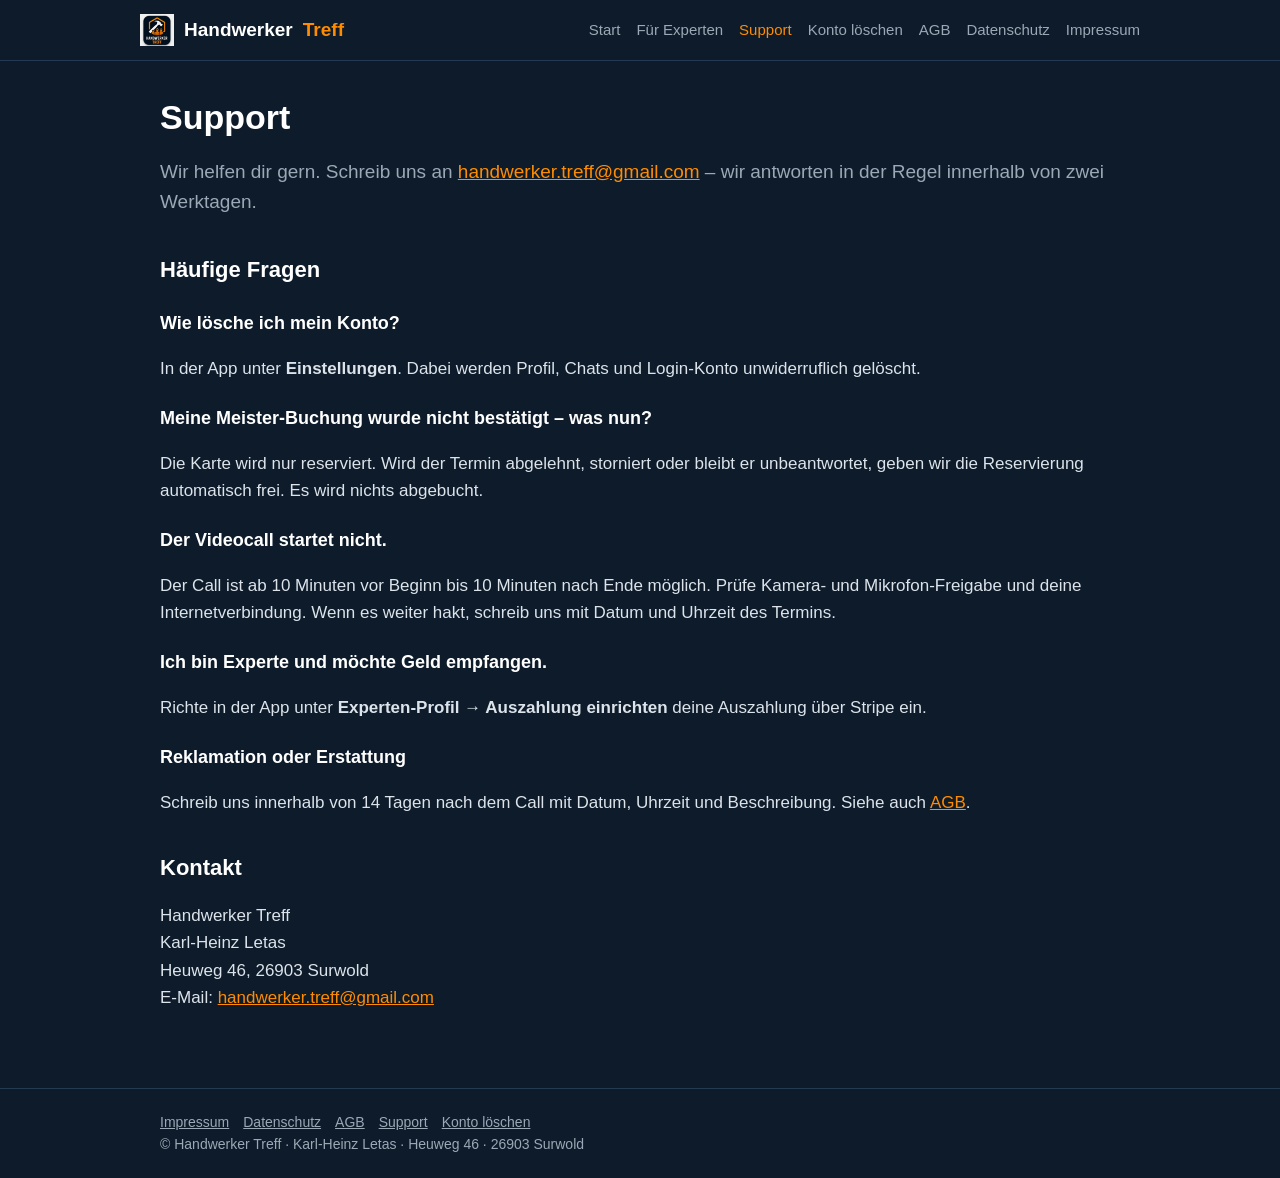
<file: support.html>
<!DOCTYPE html>
<html lang="de"><head><meta charset="utf-8"><meta name="viewport" content="width=device-width, initial-scale=1">
<title>Support – Handwerker Treff</title><meta name="description" content="Hilfe und Kontakt zu Handwerker Treff."><link rel="icon" href="favicon.png"><link rel="stylesheet" href="style.css"></head>
<body><header class="site"><div class="wrap"><a class="brand" href="index.html"><img src="logo.png" alt="" width="34" height="32"> Handwerker <span>Treff</span></a><nav aria-label="Hauptnavigation"><a href="index.html">Start</a><a href="experten.html">Für Experten</a><a href="support.html" aria-current="page">Support</a><a href="konto-loeschen.html">Konto löschen</a><a href="agb.html">AGB</a><a href="datenschutz.html">Datenschutz</a><a href="impressum.html">Impressum</a></nav></div></header>
<main><div class="wrap">

<h1>Support</h1>
<p class="lead">Wir helfen dir gern. Schreib uns an <a href="mailto:handwerker.treff@gmail.com">handwerker.treff@gmail.com</a> &ndash; wir antworten in der Regel innerhalb von zwei Werktagen.</p>
<h2>Häufige Fragen</h2>
<h3>Wie lösche ich mein Konto?</h3><p>In der App unter <b>Einstellungen</b>. Dabei werden Profil, Chats und Login-Konto unwiderruflich gelöscht.</p>
<h3>Meine Meister-Buchung wurde nicht bestätigt &ndash; was nun?</h3><p>Die Karte wird nur reserviert. Wird der Termin abgelehnt, storniert oder bleibt er unbeantwortet, geben wir die Reservierung automatisch frei. Es wird nichts abgebucht.</p>
<h3>Der Videocall startet nicht.</h3><p>Der Call ist ab 10 Minuten vor Beginn bis 10 Minuten nach Ende möglich. Prüfe Kamera- und Mikrofon-Freigabe und deine Internetverbindung. Wenn es weiter hakt, schreib uns mit Datum und Uhrzeit des Termins.</p>
<h3>Ich bin Experte und möchte Geld empfangen.</h3><p>Richte in der App unter <b>Experten-Profil &rarr; Auszahlung einrichten</b> deine Auszahlung über Stripe ein.</p>
<h3>Reklamation oder Erstattung</h3><p>Schreib uns innerhalb von 14 Tagen nach dem Call mit Datum, Uhrzeit und Beschreibung. Siehe auch <a href="agb.html">AGB</a>.</p>
<h2>Kontakt</h2>
<p>Handwerker Treff<br>Karl-Heinz Letas<br>Heuweg 46, 26903 Surwold<br>E-Mail: <a href="mailto:handwerker.treff@gmail.com">handwerker.treff@gmail.com</a></p>

</div></main>
<footer><div class="wrap"><a href="impressum.html">Impressum</a><a href="datenschutz.html">Datenschutz</a><a href="agb.html">AGB</a><a href="support.html">Support</a><a href="konto-loeschen.html">Konto löschen</a><br>&copy; Handwerker Treff &middot; Karl-Heinz Letas &middot; Heuweg 46 &middot; 26903 Surwold</div></footer></body></html>
</file>
<file: style.css>
:root{--bg:#0D1B2A;--card:#16283D;--orange:#FF8C00;--text:#fff;--muted:#9BA8B5;--border:#233A52}
*{box-sizing:border-box}html{-webkit-text-size-adjust:100%}
body{margin:0;background:var(--bg);color:var(--text);font-family:-apple-system,BlinkMacSystemFont,"Segoe UI",Roboto,Helvetica,Arial,sans-serif;line-height:1.6;font-size:17px}
a{color:var(--orange)}
header.site{border-bottom:1px solid var(--border);padding:14px 20px}
.wrap{max-width:1000px;margin:0 auto;padding:0 20px}
header.site .wrap{display:flex;flex-wrap:wrap;gap:12px 24px;align-items:center;justify-content:space-between;padding:0}
.brand{font-weight:800;color:var(--text);text-decoration:none;font-size:19px}.brand span{color:var(--orange)}
nav a{color:var(--muted);text-decoration:none;margin-left:16px;font-size:15px}nav a:hover,nav a[aria-current]{color:var(--orange)}
main{padding:36px 0 60px}
h1{font-size:34px;line-height:1.2;margin:0 0 12px}h2{font-size:22px;margin:34px 0 8px}h3{font-size:18px;margin:22px 0 6px}
p,li{color:#DCE3EA}.lead{font-size:19px;color:var(--muted)}
.grid{display:grid;grid-template-columns:repeat(auto-fit,minmax(220px,1fr));gap:14px;margin:22px 0}
.card{background:var(--card);border:1px solid var(--border);border-radius:16px;padding:16px}
.card b{display:block;margin-bottom:4px}.card span{color:var(--muted);font-size:15px}
table{border-collapse:collapse;width:100%;margin:12px 0}td,th{border-bottom:1px solid var(--border);padding:8px 6px;text-align:left;font-size:15px}
footer{border-top:1px solid var(--border);padding:22px 0;color:var(--muted);font-size:14px}footer a{color:var(--muted);margin-right:14px}
.brand{display:inline-flex;align-items:center;gap:10px}.brand img{display:block}
.hero{padding:30px 0 10px}.hero h1{font-size:40px}
.btns{display:flex;flex-wrap:wrap;gap:12px;margin:20px 0}
.btn{display:inline-block;background:var(--orange);color:#fff;text-decoration:none;font-weight:700;padding:13px 22px;border-radius:12px}
.btn.off{background:var(--card);color:var(--muted);border:1px solid var(--border);cursor:default}
.steps{counter-reset:s;list-style:none;padding:0}.steps li{counter-increment:s;background:var(--card);border:1px solid var(--border);border-radius:14px;padding:14px 16px 14px 58px;margin:10px 0;position:relative}
.steps li:before{content:counter(s);position:absolute;left:16px;top:12px;width:30px;height:30px;border-radius:50%;background:var(--orange);color:#fff;font-weight:800;text-align:center;line-height:30px}
.steps b{color:#fff}
.note{background:var(--card);border-left:4px solid var(--orange);padding:12px 16px;border-radius:8px;color:var(--muted);font-size:15px}
nav a{white-space:nowrap;display:inline-block}
.qr{display:flex;align-items:center;gap:16px;margin:8px 0 10px}.qr img{background:#fff;border-radius:12px;padding:8px;display:block}.qr p{margin:0;color:var(--muted);font-size:15px}.qr b{color:#fff}
@media (max-width:600px){.qr{display:none}}
</file>
